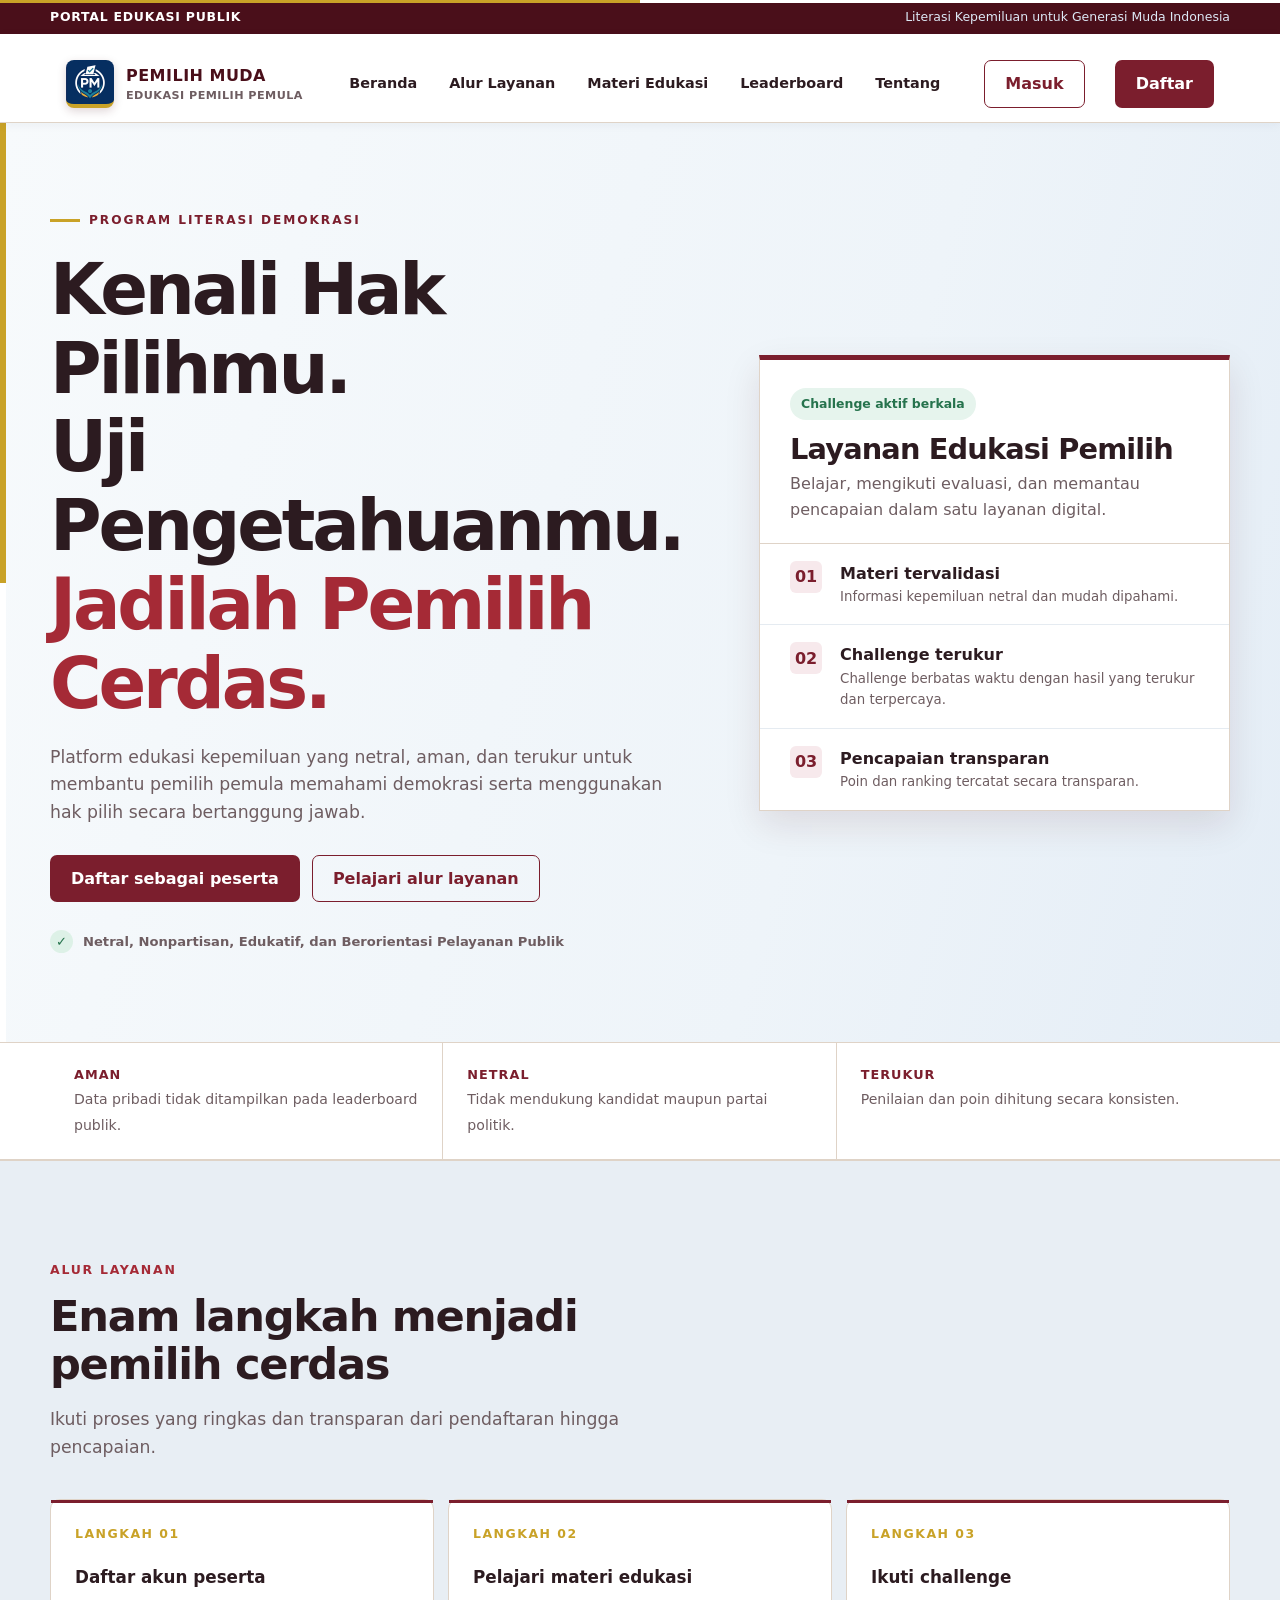
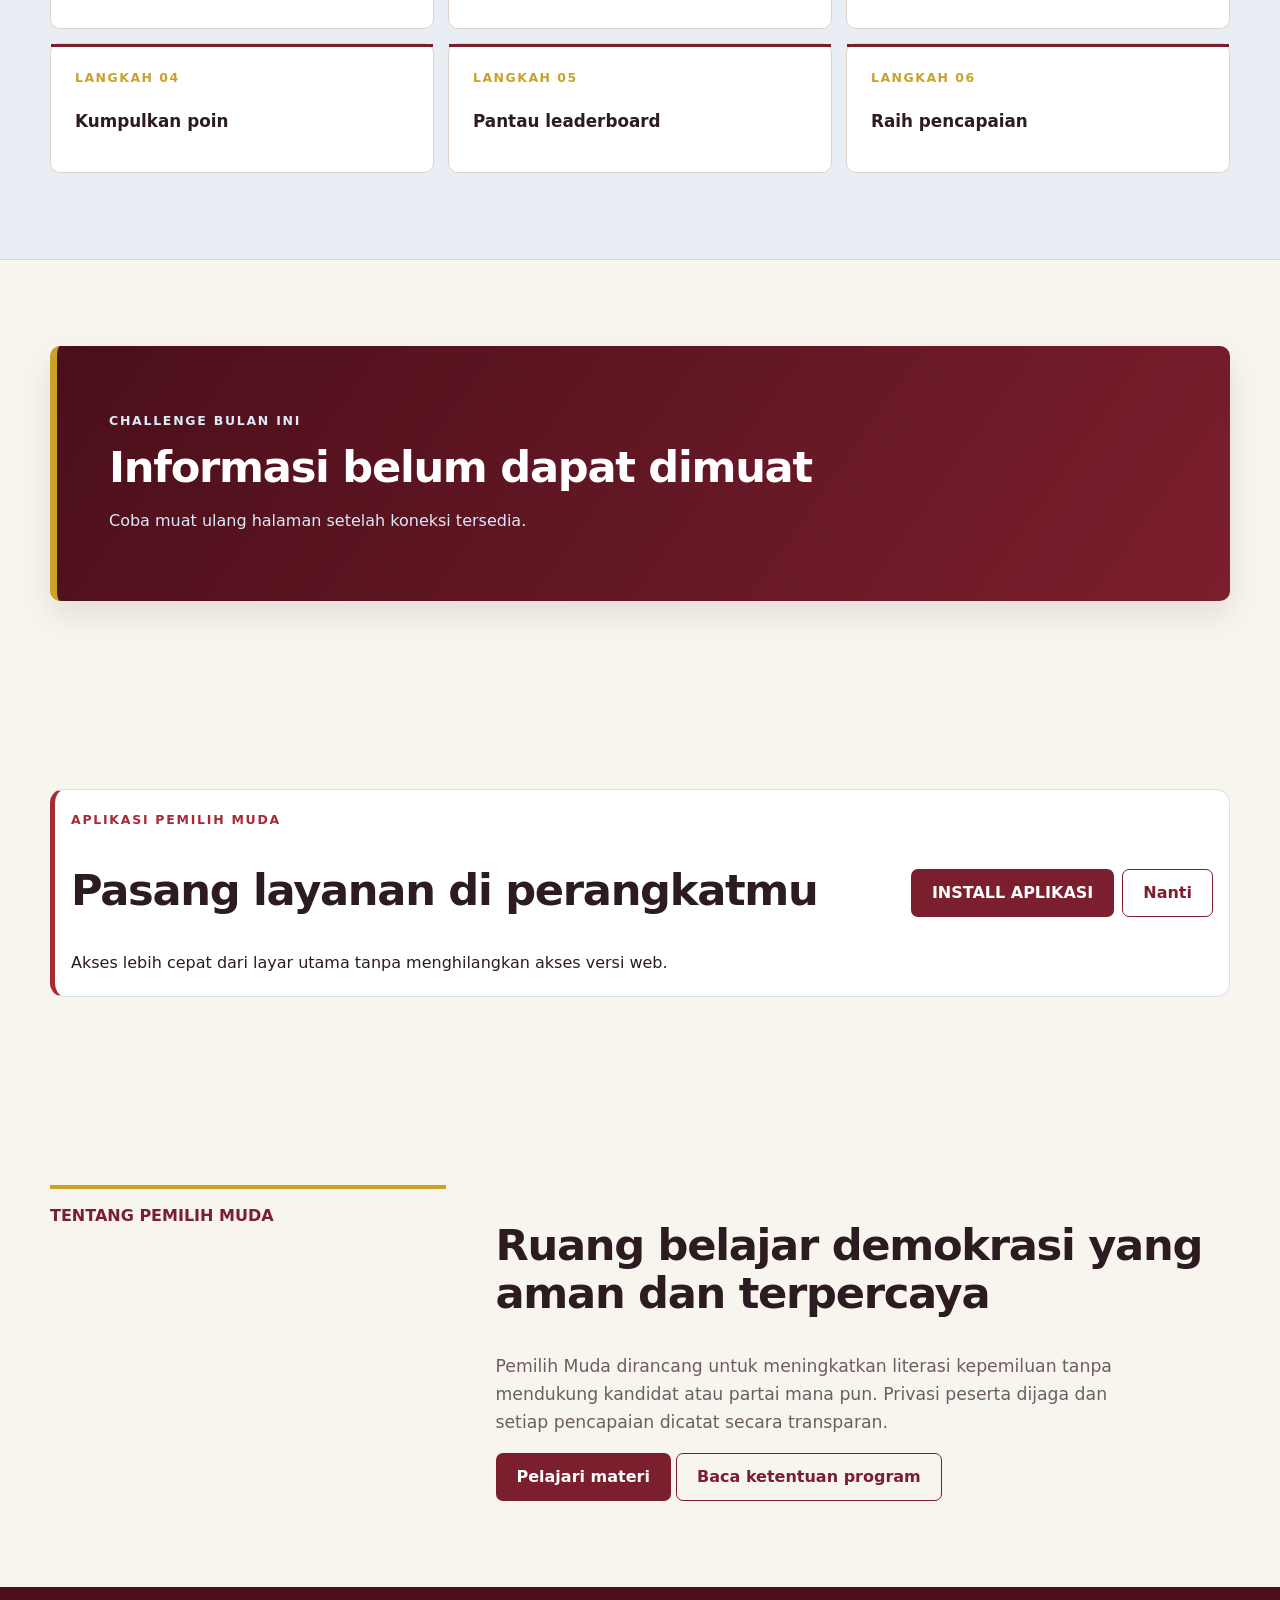
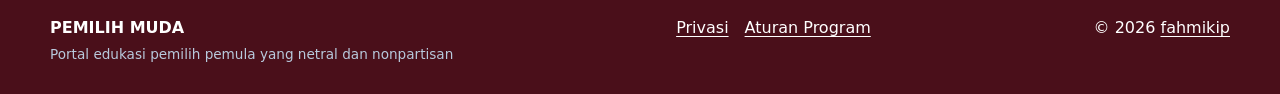
<file: index.html>
<!doctype html>
<html lang="id"><head><meta charset="utf-8"><meta name="viewport" content="width=device-width,initial-scale=1,viewport-fit=cover"><meta name="theme-color" content="#7b1e2d"><meta name="description" content="Platform edukasi dan kuis pemilih pemula yang netral dan nonpartisan."><title>Pemilih Muda — Portal Edukasi Pemilih</title><link rel="stylesheet" href="css/variables.css?v=1.0.0"><link rel="stylesheet" href="css/base.css?v=1.0.0"><link rel="stylesheet" href="css/components.css?v=1.0.0"><link rel="stylesheet" href="css/landing.css?v=1.0.0"><link rel="stylesheet" href="css/responsive.css?v=1.0.0"><link rel="icon" href="icons/icon-192.png" type="image/png"><link rel="manifest" href="manifest.webmanifest"><link rel="apple-touch-icon" href="icons/apple-touch-icon.png"><meta name="apple-mobile-web-app-capable" content="yes"><meta name="apple-mobile-web-app-status-bar-style" content="black-translucent"></head>
<body data-page="landing"><a class="skip-link" href="#main">Lewati ke konten</a>
<div class="institution-strip"><div class="container"><strong>PORTAL EDUKASI PUBLIK</strong><span>Literasi Kepemiluan untuk Generasi Muda Indonesia</span></div></div>
<div class="site-header-wrap"><header class="site-header container"><a class="brand" href="./" aria-label="Pemilih Muda, beranda"><span class="brand-mark">PM</span><span class="brand-copy">PEMILIH MUDA<small>EDUKASI PEMILIH PEMULA</small></span></a><button class="nav-toggle" type="button" aria-expanded="false" aria-controls="primary-nav">Menu</button><nav id="primary-nav" class="primary-nav" aria-label="Navigasi utama"><a href="#beranda">Beranda</a><a href="#cara-bermain">Alur Layanan</a><a href="materials.html">Materi Edukasi</a><a href="leaderboard.html">Leaderboard</a><a href="#tentang">Tentang</a><a class="mobile-nav-cta" href="login.html">Masuk</a><a class="mobile-nav-cta" href="register.html">Daftar</a></nav><a class="button button-secondary header-cta mobile-login" href="login.html">Masuk</a><a class="button button-primary header-cta" href="register.html">Daftar</a></header></div>
<main id="main"><div class="container"><p data-registration-status class="form-message" role="status" hidden></p></div>
<div class="hero-shell"><section id="beranda" class="hero container"><div class="hero-copy-block"><p class="hero-kicker">PROGRAM LITERASI DEMOKRASI</p><h1>Kenali Hak Pilihmu.<br>Uji Pengetahuanmu.<br><span>Jadilah Pemilih Cerdas.</span></h1><p class="hero-copy">Platform edukasi kepemiluan yang netral, aman, dan terukur untuk membantu pemilih pemula memahami demokrasi serta menggunakan hak pilih secara bertanggung jawab.</p><div class="hero-actions"><a class="button button-primary" href="register.html">Daftar sebagai peserta</a><a class="button button-secondary" href="#cara-bermain">Pelajari alur layanan</a></div><p class="neutrality">Netral, Nonpartisan, Edukatif, dan Berorientasi Pelayanan Publik</p></div>
<aside class="service-panel" aria-label="Ringkasan layanan"><div class="service-panel-head"><span class="status-badge">Challenge aktif berkala</span><h2>Layanan Edukasi Pemilih</h2><p>Belajar, mengikuti evaluasi, dan memantau pencapaian dalam satu layanan digital.</p></div><ul class="service-features"><li><b>01</b><span>Materi tervalidasi<small>Informasi kepemiluan netral dan mudah dipahami.</small></span></li><li><b>02</b><span>Challenge terukur<small>Challenge berbatas waktu dengan hasil yang terukur dan terpercaya.</small></span></li><li><b>03</b><span>Pencapaian transparan<small>Poin dan ranking tercatat secara transparan.</small></span></li></ul></aside></section></div>
<section class="trust-row" aria-label="Prinsip layanan"><div class="container trust-grid"><div class="trust-item"><strong>AMAN</strong><span>Data pribadi tidak ditampilkan pada leaderboard publik.</span></div><div class="trust-item"><strong>NETRAL</strong><span>Tidak mendukung kandidat maupun partai politik.</span></div><div class="trust-item"><strong>TERUKUR</strong><span>Penilaian dan poin dihitung secara konsisten.</span></div></div></section>
<section id="cara-bermain" class="section section-muted"><div class="container"><div class="section-heading"><p class="eyebrow">ALUR LAYANAN</p><h2>Enam langkah menjadi pemilih cerdas</h2><p class="section-copy">Ikuti proses yang ringkas dan transparan dari pendaftaran hingga pencapaian.</p></div><ol class="steps"><li><b>LANGKAH 01</b><span>Daftar akun peserta</span></li><li><b>LANGKAH 02</b><span>Pelajari materi edukasi</span></li><li><b>LANGKAH 03</b><span>Ikuti challenge</span></li><li><b>LANGKAH 04</b><span>Kumpulkan poin</span></li><li><b>LANGKAH 05</b><span>Pantau leaderboard</span></li><li><b>LANGKAH 06</b><span>Raih pencapaian</span></li></ol></div></section>
<section class="section container"><div class="public-season" data-public-season><p class="eyebrow">CHALLENGE BULAN INI</p><h2>Memuat season aktif…</h2><p class="muted">Menyiapkan informasi terbaru…</p></div></section>
<section class="section container" data-install-center><div class="pwa-install-card"><div><p class="eyebrow">APLIKASI PEMILIH MUDA</p><h2>Pasang layanan di perangkatmu</h2><p>Akses lebih cepat dari layar utama tanpa menghilangkan akses versi web.</p></div><div class="pwa-install-actions"><button class="button button-primary" type="button" data-install-app hidden>Install App</button><button class="button button-ghost" type="button" data-install-dismiss>Nanti</button></div></div></section>
<section id="tentang" class="section container about-panel"><div class="about-label">TENTANG PEMILIH MUDA</div><div><h2>Ruang belajar demokrasi yang aman dan terpercaya</h2><p class="section-copy">Pemilih Muda dirancang untuk meningkatkan literasi kepemiluan tanpa mendukung kandidat atau partai mana pun. Privasi peserta dijaga dan setiap pencapaian dicatat secara transparan.</p><a class="button button-primary" href="materials.html">Pelajari materi</a> <a class="button button-secondary" href="rules.html">Baca ketentuan program</a></div></section></main>
<dialog class="ios-install-dialog" id="ios-install-dialog"><h2>Pasang di iPhone atau iPad</h2><ol><li>Tekan tombol Bagikan / Share.</li><li>Pilih Tambah ke Layar Utama.</li><li>Aktifkan Buka sebagai Aplikasi Web jika tersedia.</li><li>Tekan Tambah.</li></ol><button class="button button-primary" type="button" onclick="this.closest('dialog').close()">Mengerti</button></dialog>
<footer><div class="container footer-content"><div><strong>PEMILIH MUDA</strong><span class="footer-meta">Portal edukasi pemilih pemula yang netral dan nonpartisan</span></div><span class="footer-links"><a href="rules.html#privacy">Privasi</a><a href="rules.html">Aturan Program</a></span><span>© <span data-current-year></span> <a href="https://github.com/fahmikip" target="_blank" rel="noopener noreferrer">fahmikip</a></span></div></footer><script src="js/config.js?v=1.0.0"></script><script src="js/utils.js?v=1.0.0"></script><script src="js/api.js?v=1.0.0"></script><script src="js/app.js?v=1.0.0"></script><script src="js/install.js?v=1.0.0"></script></body></html>
</file>
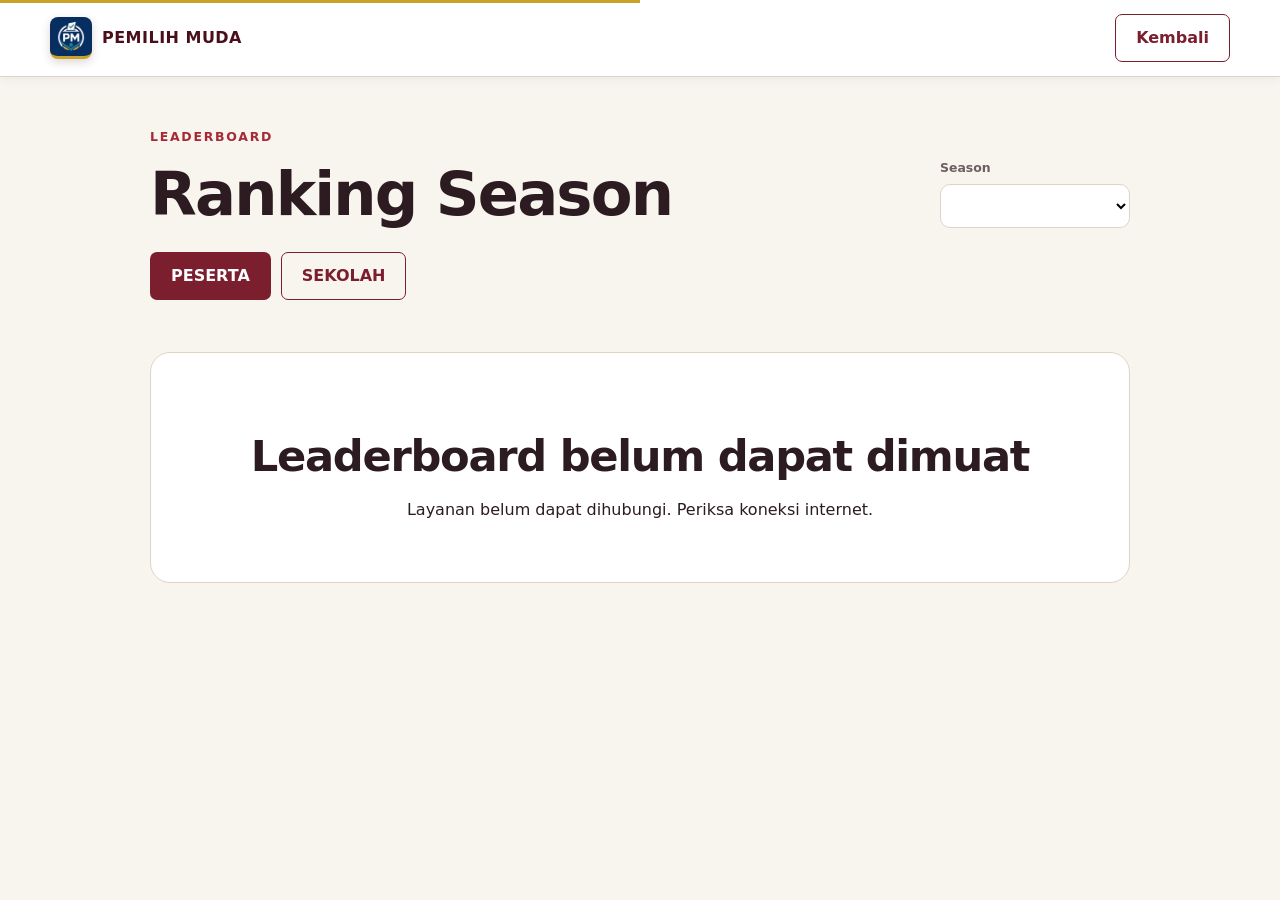
<file: leaderboard.html>
<!doctype html><html lang="id"><head><meta charset="utf-8"><meta name="viewport" content="width=device-width,initial-scale=1,viewport-fit=cover"><meta name="theme-color" content="#7b1e2d"><title>Leaderboard — Pemilih Muda</title><link rel="stylesheet" href="css/variables.css"><link rel="stylesheet" href="css/base.css"><link rel="stylesheet" href="css/components.css"><link rel="stylesheet" href="css/student.css?v=1.0.0"><link rel="stylesheet" href="css/responsive.css"><link rel="icon" href="icons/icon-192.png" type="image/png"><link rel="manifest" href="manifest.webmanifest"><link rel="apple-touch-icon" href="icons/apple-touch-icon.png"><meta name="apple-mobile-web-app-capable" content="yes"><meta name="apple-mobile-web-app-status-bar-style" content="black-translucent"></head>
<body data-page="leaderboard"><header class="dashboard-header"><div class="container dashboard-bar"><a class="brand" href="./"><span class="brand-mark">PM</span><span>PEMILIH MUDA</span></a><a class="button button-ghost" data-leaderboard-home href="./">Kembali</a></div></header>
<main class="container leaderboard-main"><div class="leaderboard-heading"><div><p class="eyebrow">LEADERBOARD</p><h1 data-leaderboard-season>Ranking Season</h1></div><label class="season-filter">Season<select data-season-filter aria-label="Pilih season"></select></label></div>
<section class="my-rank-card" data-my-rank-card hidden><span>RANKING KAMU</span><strong data-my-rank-value>—</strong><b data-my-rank-point>0 POIN</b><small data-my-rank-total>Dari 0 peserta</small></section>
<div class="leaderboard-tabs"><button class="button button-primary" data-board-tab="participant" type="button">PESERTA</button><button class="button button-ghost" data-board-tab="school" type="button">SEKOLAH</button></div>
<section data-board-loading class="skeleton-card">Menyiapkan ranking…</section><section data-board-content hidden><div class="podium" data-podium></div><div class="ranking-list" data-ranking-list></div><div class="leaderboard-empty" data-leaderboard-empty hidden><h2>Leaderboard belum tersedia</h2><p>Jadilah peserta pertama yang menyelesaikan challenge.</p></div></section></main>
<script src="js/config.js?v=1.0.0"></script><script src="js/utils.js?v=1.0.0"></script><script src="js/api.js?v=1.0.0"></script><script src="js/auth.js?v=1.0.0"></script><script src="js/leaderboard.js?v=1.0.0"></script><script src="js/bottom-nav.js?v=1.0.0"></script><script src="js/install.js?v=1.0.0"></script></body></html>
</file>
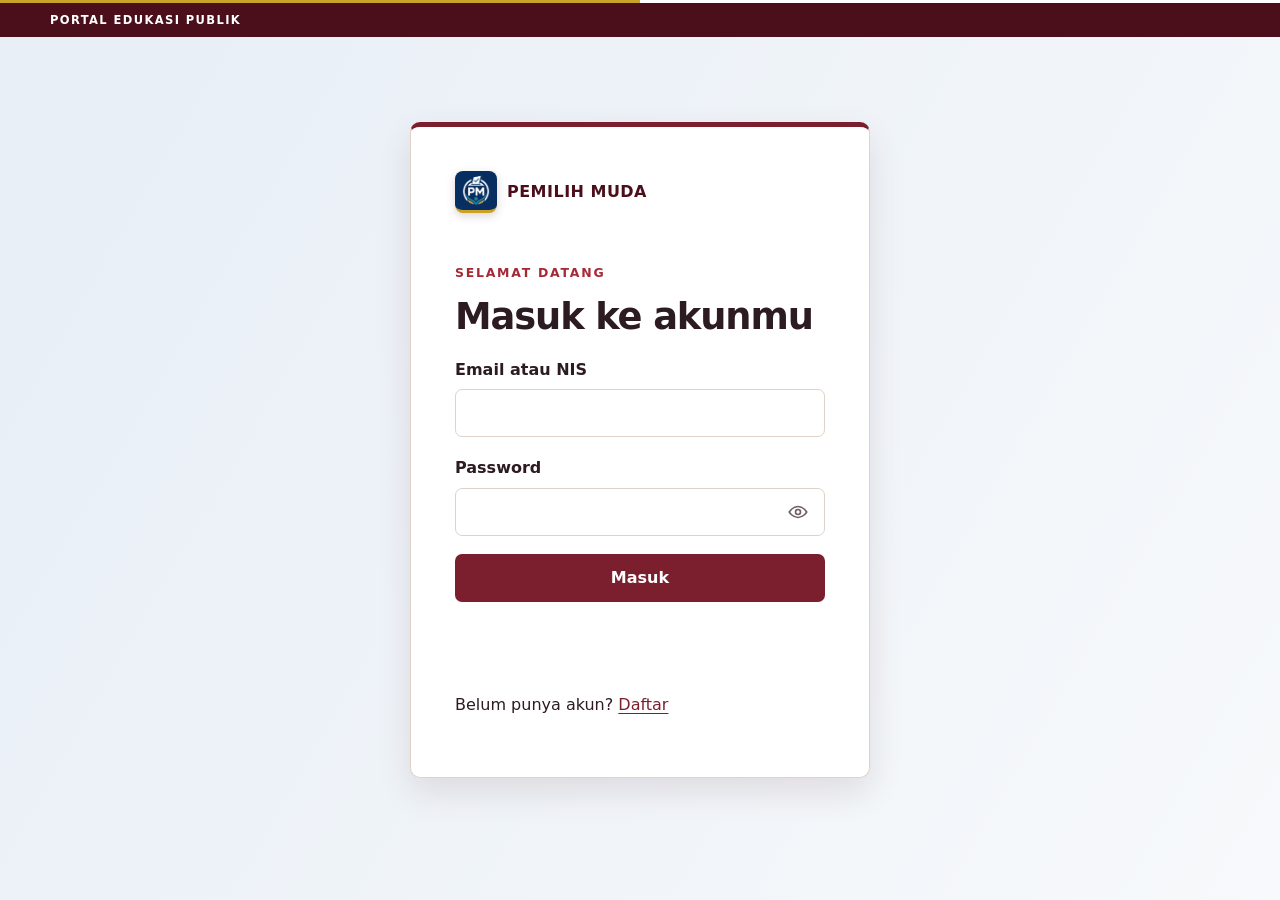
<file: login.html>
<!doctype html><html lang="id"><head><meta charset="utf-8"><meta name="viewport" content="width=device-width,initial-scale=1,viewport-fit=cover"><meta name="theme-color" content="#7b1e2d"><title>Masuk — Pemilih Muda</title><link rel="stylesheet" href="css/variables.css?v=1.0.0"><link rel="stylesheet" href="css/base.css?v=1.0.0"><link rel="stylesheet" href="css/components.css?v=1.0.0"><link rel="stylesheet" href="css/student.css?v=1.0.0"><link rel="stylesheet" href="css/responsive.css?v=1.0.0"><link rel="icon" href="icons/icon-192.png" type="image/png"><link rel="manifest" href="manifest.webmanifest"><link rel="apple-touch-icon" href="icons/apple-touch-icon.png"><meta name="apple-mobile-web-app-capable" content="yes"><meta name="apple-mobile-web-app-status-bar-style" content="black-translucent"></head><body data-page="login"><main class="auth-layout"><section class="auth-card"><a class="brand" href="./"><span class="brand-mark">PM</span><span>PEMILIH MUDA</span></a><p class="eyebrow">SELAMAT DATANG</p><h1>Masuk ke akunmu</h1><form id="login-form" class="form-stack"><label>Email atau NIS<input name="identifier" autocomplete="username" required></label><label>Password<span class="password-control"><input id="login-password" type="password" name="password" autocomplete="current-password" minlength="8" required><button class="password-toggle" type="button" data-password-toggle aria-label="Tampilkan password" aria-controls="login-password" aria-pressed="false"><svg class="eye-open" viewBox="0 0 24 24" aria-hidden="true"><path d="M2.5 12s3.5-6 9.5-6 9.5 6 9.5 6-3.5 6-9.5 6-9.5-6-9.5-6Z"/><circle cx="12" cy="12" r="2.7"/></svg><svg class="eye-closed" viewBox="0 0 24 24" aria-hidden="true" hidden><path d="m3 3 18 18M10.6 6.1Q11.3 6 12 6c6 0 9.5 6 9.5 6a18 18 0 0 1-3 3.6M6.2 6.3C3.8 8 2.5 12 2.5 12s3.5 6 9.5 6q1.4 0 2.6-.4"/></svg></button></span></label><button class="button button-primary" type="submit">Masuk</button><p class="form-message" role="status" aria-live="polite"></p></form><p>Belum punya akun? <a href="register.html">Daftar</a></p></section></main><script src="js/config.js?v=1.0.0"></script><script src="js/utils.js?v=1.0.0"></script><script src="js/api.js?v=1.0.0"></script><script src="js/auth.js?v=1.0.0"></script><script src="js/install.js?v=1.0.0"></script></body></html>
</file>
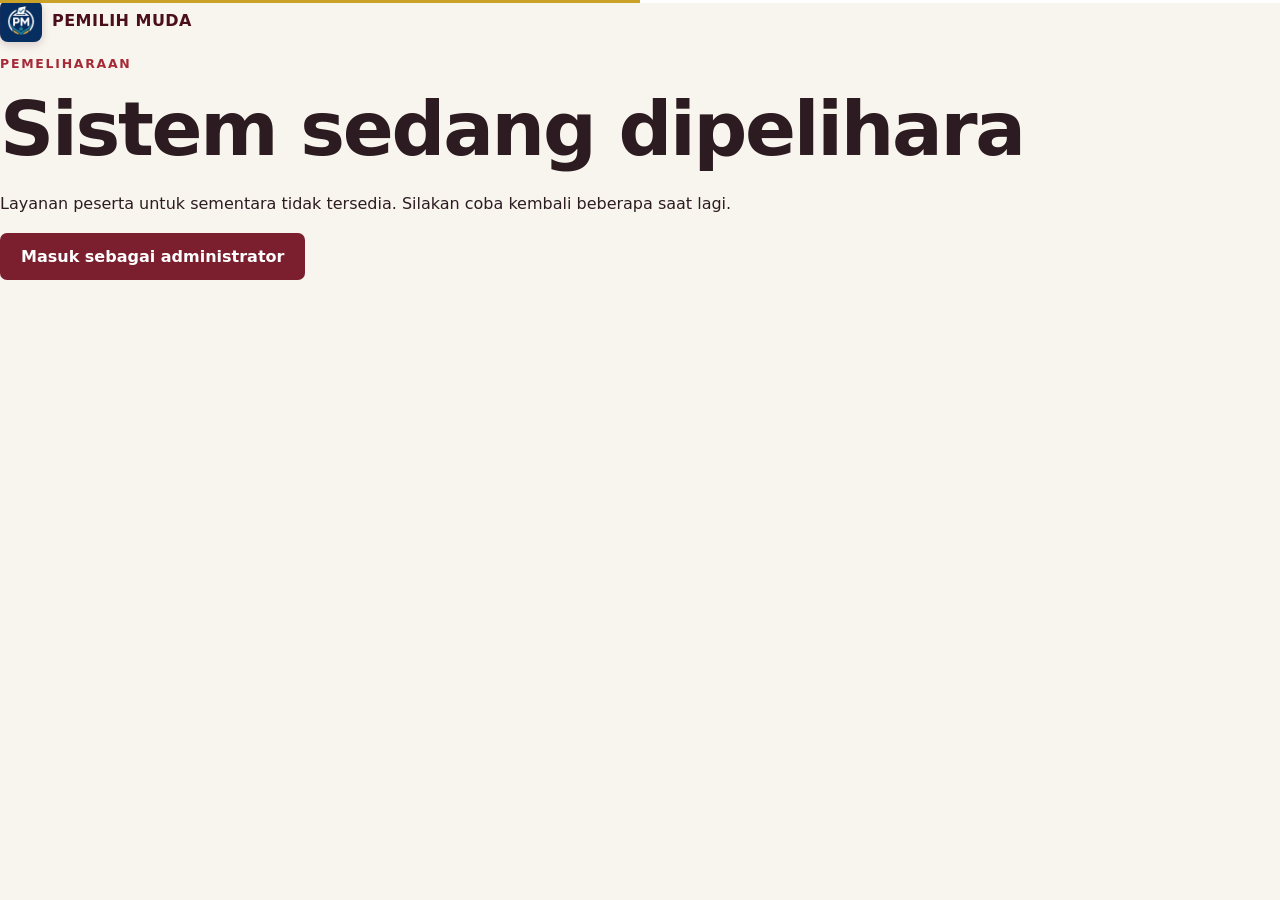
<file: maintenance.html>
<!doctype html><html lang="id"><head><meta charset="utf-8"><meta name="viewport" content="width=device-width,initial-scale=1"><meta name="theme-color" content="#7b1e2d"><title>Pemeliharaan — Pemilih Muda</title><link rel="stylesheet" href="css/variables.css"><link rel="stylesheet" href="css/base.css"><link rel="stylesheet" href="css/components.css"><link rel="icon" href="icons/icon-192.png" type="image/png"><link rel="manifest" href="manifest.webmanifest"><link rel="apple-touch-icon" href="icons/apple-touch-icon.png"><meta name="apple-mobile-web-app-capable" content="yes"><meta name="apple-mobile-web-app-status-bar-style" content="black-translucent"></head><body data-page="maintenance"><main class="auth-shell"><section class="auth-card"><a class="brand" href="index.html"><span class="brand-mark">PM</span><span>PEMILIH MUDA</span></a><p class="eyebrow">PEMELIHARAAN</p><h1>Sistem sedang dipelihara</h1><p>Layanan peserta untuk sementara tidak tersedia. Silakan coba kembali beberapa saat lagi.</p><a class="button button-primary" href="login.html">Masuk sebagai administrator</a></section></main><script src="js/config.js"></script><script src="js/utils.js"></script><script src="js/api.js"></script><script src="js/auth.js"></script><script src="js/install.js?v=1.0.0"></script></body></html>
</file>
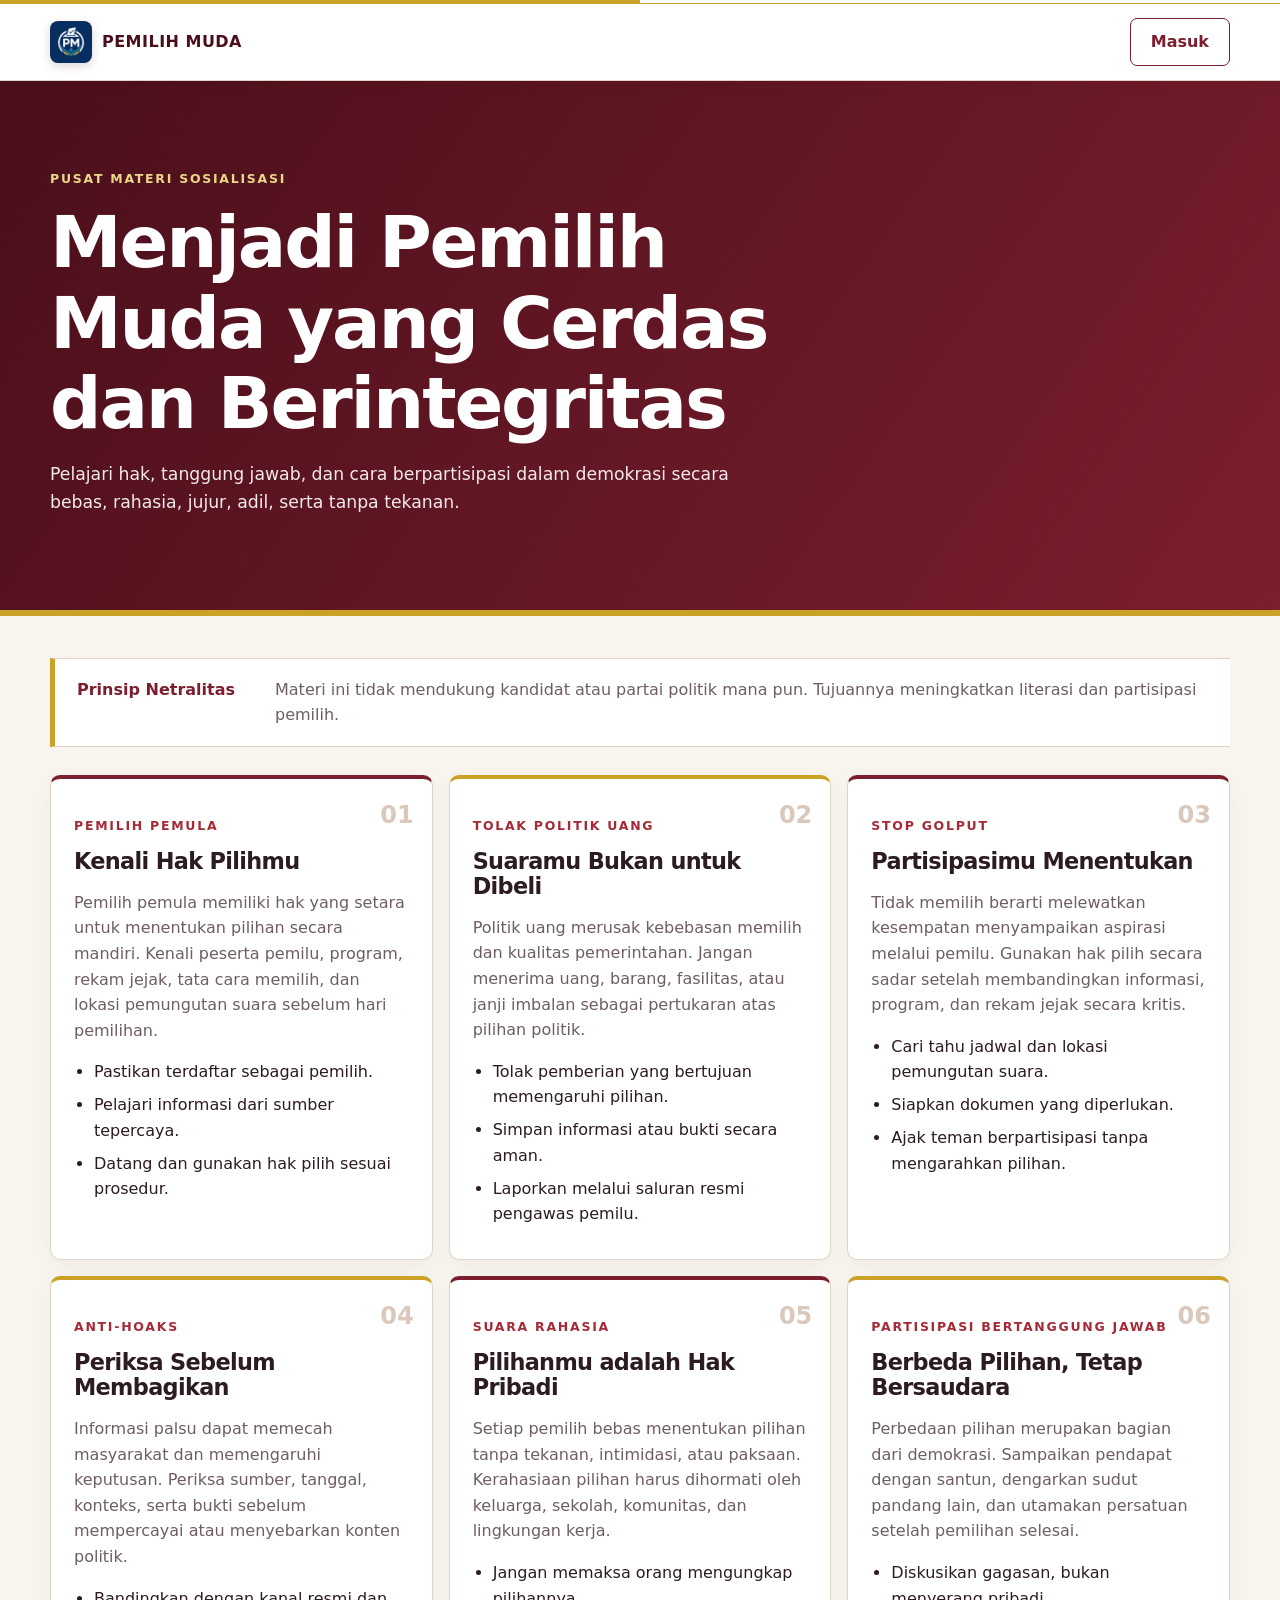
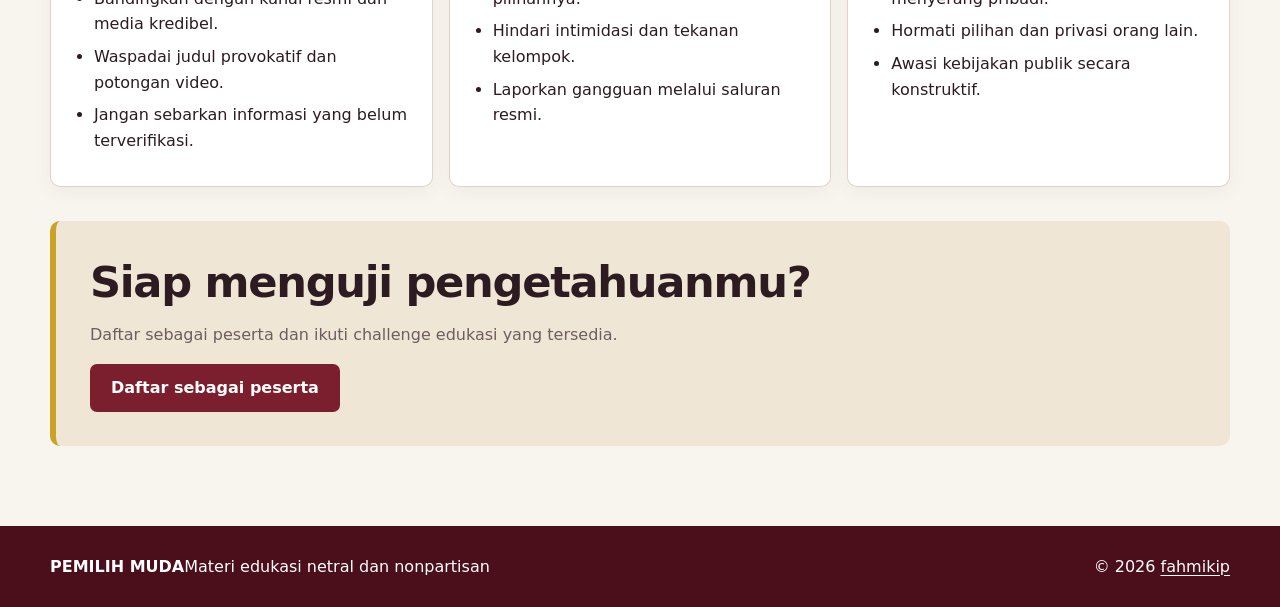
<file: materials.html>
<!doctype html><html lang="id"><head><meta charset="utf-8"><meta name="viewport" content="width=device-width,initial-scale=1,viewport-fit=cover"><meta name="theme-color" content="#7b1e2d"><meta name="description" content="Materi sosialisasi pemilih pemula yang netral dan nonpartisan."><title>Materi Edukasi — Pemilih Muda</title><link rel="stylesheet" href="css/variables.css?v=1.0.0"><link rel="stylesheet" href="css/base.css?v=1.0.0"><link rel="stylesheet" href="css/components.css?v=1.0.0"><link rel="stylesheet" href="css/materials.css?v=1.0.0"><link rel="icon" href="icons/icon-192.png" type="image/png"><link rel="manifest" href="manifest.webmanifest"><link rel="apple-touch-icon" href="icons/apple-touch-icon.png"></head><body data-page="materials"><header class="materials-header"><div class="container materials-bar"><a class="brand" href="./"><span class="brand-mark">PM</span><span>PEMILIH MUDA</span></a><a class="button button-secondary" href="login.html">Masuk</a></div></header><main><section class="materials-hero"><div class="container"><p class="eyebrow">PUSAT MATERI SOSIALISASI</p><h1>Menjadi Pemilih Muda yang Cerdas dan Berintegritas</h1><p>Pelajari hak, tanggung jawab, dan cara berpartisipasi dalam demokrasi secara bebas, rahasia, jujur, adil, serta tanpa tekanan.</p></div></section><section class="container materials-main"><div class="materials-notice"><strong>Prinsip Netralitas</strong><p>Materi ini tidak mendukung kandidat atau partai politik mana pun. Tujuannya meningkatkan literasi dan partisipasi pemilih.</p></div><div id="published-materials" class="materials-grid" aria-live="polite"></div><section class="materials-grid core-materials" aria-label="Materi utama">
<article class="material-card"><span class="material-number">01</span><p class="eyebrow">PEMILIH PEMULA</p><h2>Kenali Hak Pilihmu</h2><p>Pemilih pemula memiliki hak yang setara untuk menentukan pilihan secara mandiri. Kenali peserta pemilu, program, rekam jejak, tata cara memilih, dan lokasi pemungutan suara sebelum hari pemilihan.</p><ul><li>Pastikan terdaftar sebagai pemilih.</li><li>Pelajari informasi dari sumber tepercaya.</li><li>Datang dan gunakan hak pilih sesuai prosedur.</li></ul></article>
<article class="material-card"><span class="material-number">02</span><p class="eyebrow">TOLAK POLITIK UANG</p><h2>Suaramu Bukan untuk Dibeli</h2><p>Politik uang merusak kebebasan memilih dan kualitas pemerintahan. Jangan menerima uang, barang, fasilitas, atau janji imbalan sebagai pertukaran atas pilihan politik.</p><ul><li>Tolak pemberian yang bertujuan memengaruhi pilihan.</li><li>Simpan informasi atau bukti secara aman.</li><li>Laporkan melalui saluran resmi pengawas pemilu.</li></ul></article>
<article class="material-card"><span class="material-number">03</span><p class="eyebrow">STOP GOLPUT</p><h2>Partisipasimu Menentukan</h2><p>Tidak memilih berarti melewatkan kesempatan menyampaikan aspirasi melalui pemilu. Gunakan hak pilih secara sadar setelah membandingkan informasi, program, dan rekam jejak secara kritis.</p><ul><li>Cari tahu jadwal dan lokasi pemungutan suara.</li><li>Siapkan dokumen yang diperlukan.</li><li>Ajak teman berpartisipasi tanpa mengarahkan pilihan.</li></ul></article>
<article class="material-card"><span class="material-number">04</span><p class="eyebrow">ANTI-HOAKS</p><h2>Periksa Sebelum Membagikan</h2><p>Informasi palsu dapat memecah masyarakat dan memengaruhi keputusan. Periksa sumber, tanggal, konteks, serta bukti sebelum mempercayai atau menyebarkan konten politik.</p><ul><li>Bandingkan dengan kanal resmi dan media kredibel.</li><li>Waspadai judul provokatif dan potongan video.</li><li>Jangan sebarkan informasi yang belum terverifikasi.</li></ul></article>
<article class="material-card"><span class="material-number">05</span><p class="eyebrow">SUARA RAHASIA</p><h2>Pilihanmu adalah Hak Pribadi</h2><p>Setiap pemilih bebas menentukan pilihan tanpa tekanan, intimidasi, atau paksaan. Kerahasiaan pilihan harus dihormati oleh keluarga, sekolah, komunitas, dan lingkungan kerja.</p><ul><li>Jangan memaksa orang mengungkap pilihannya.</li><li>Hindari intimidasi dan tekanan kelompok.</li><li>Laporkan gangguan melalui saluran resmi.</li></ul></article>
<article class="material-card"><span class="material-number">06</span><p class="eyebrow">PARTISIPASI BERTANGGUNG JAWAB</p><h2>Berbeda Pilihan, Tetap Bersaudara</h2><p>Perbedaan pilihan merupakan bagian dari demokrasi. Sampaikan pendapat dengan santun, dengarkan sudut pandang lain, dan utamakan persatuan setelah pemilihan selesai.</p><ul><li>Diskusikan gagasan, bukan menyerang pribadi.</li><li>Hormati pilihan dan privasi orang lain.</li><li>Awasi kebijakan publik secara konstruktif.</li></ul></article>
</section><div class="materials-cta"><h2>Siap menguji pengetahuanmu?</h2><p>Daftar sebagai peserta dan ikuti challenge edukasi yang tersedia.</p><a class="button button-primary" href="register.html">Daftar sebagai peserta</a></div></section></main><footer><div class="container footer-content"><div><strong>PEMILIH MUDA</strong><span>Materi edukasi netral dan nonpartisan</span></div><span>© 2026 <a href="https://github.com/fahmikip" target="_blank" rel="noopener noreferrer">fahmikip</a></span></div></footer><script src="js/config.js?v=1.0.0"></script><script src="js/utils.js?v=1.0.0"></script><script src="js/api.js?v=1.0.0"></script><script src="js/materials.js?v=1.0.0"></script><script src="js/install.js?v=1.0.0"></script></body></html>
</file>
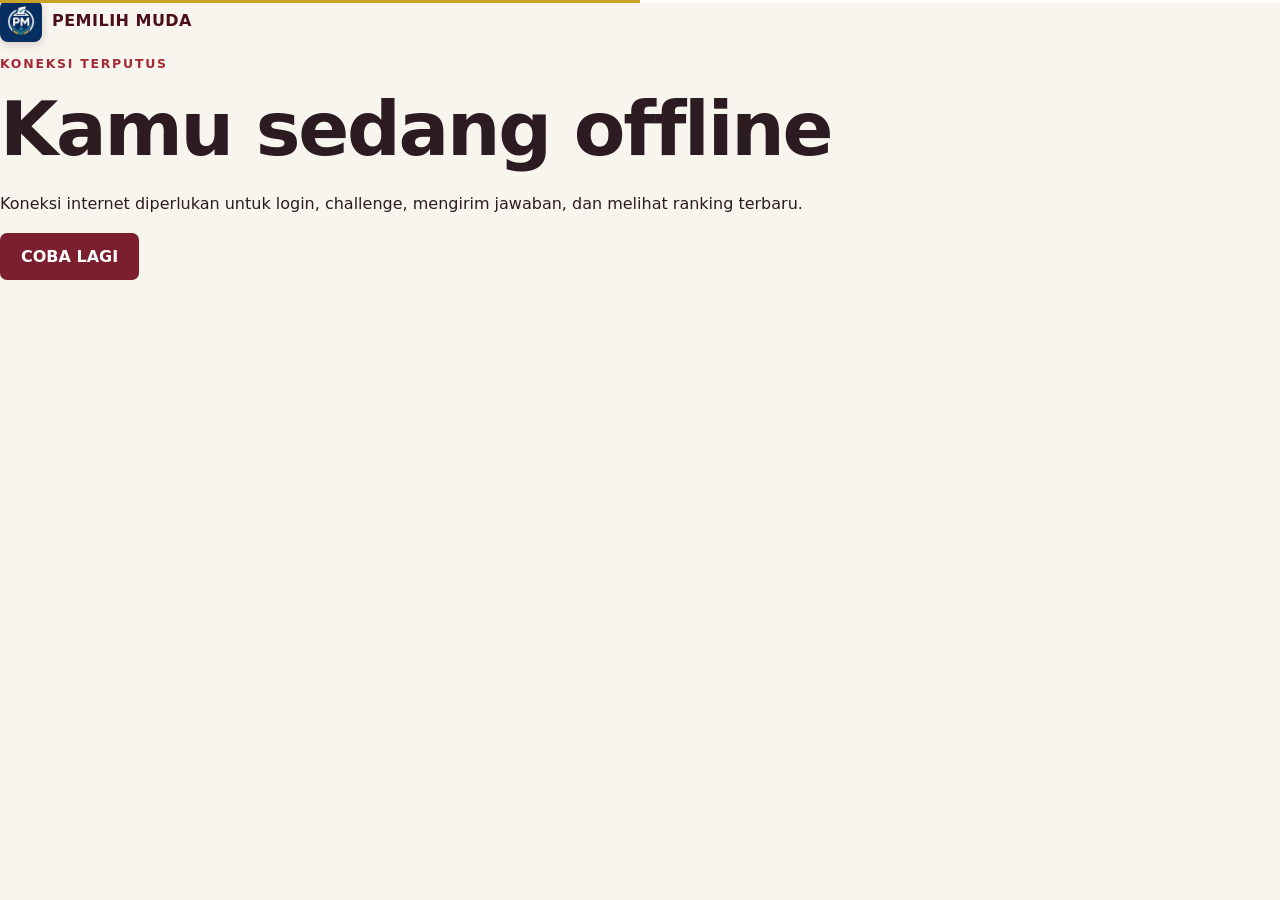
<file: offline.html>
<!doctype html><html lang="id"><head><meta charset="utf-8"><meta name="viewport" content="width=device-width,initial-scale=1,viewport-fit=cover"><meta name="theme-color" content="#7b1e2d"><title>Offline — Pemilih Muda</title><link rel="icon" href="icons/icon-192.png" type="image/png"><link rel="manifest" href="manifest.webmanifest"><link rel="apple-touch-icon" href="icons/apple-touch-icon.png"><link rel="stylesheet" href="css/variables.css"><link rel="stylesheet" href="css/base.css"><link rel="stylesheet" href="css/components.css"></head><body data-page="offline"><main class="auth-shell"><section class="auth-card"><a class="brand" href="./"><span class="brand-mark">PM</span><span>PEMILIH MUDA</span></a><p class="eyebrow">KONEKSI TERPUTUS</p><h1>Kamu sedang offline</h1><p>Koneksi internet diperlukan untuk login, challenge, mengirim jawaban, dan melihat ranking terbaru.</p><button class="button button-primary" type="button" onclick="location.reload()">COBA LAGI</button></section></main></body></html>
</file>
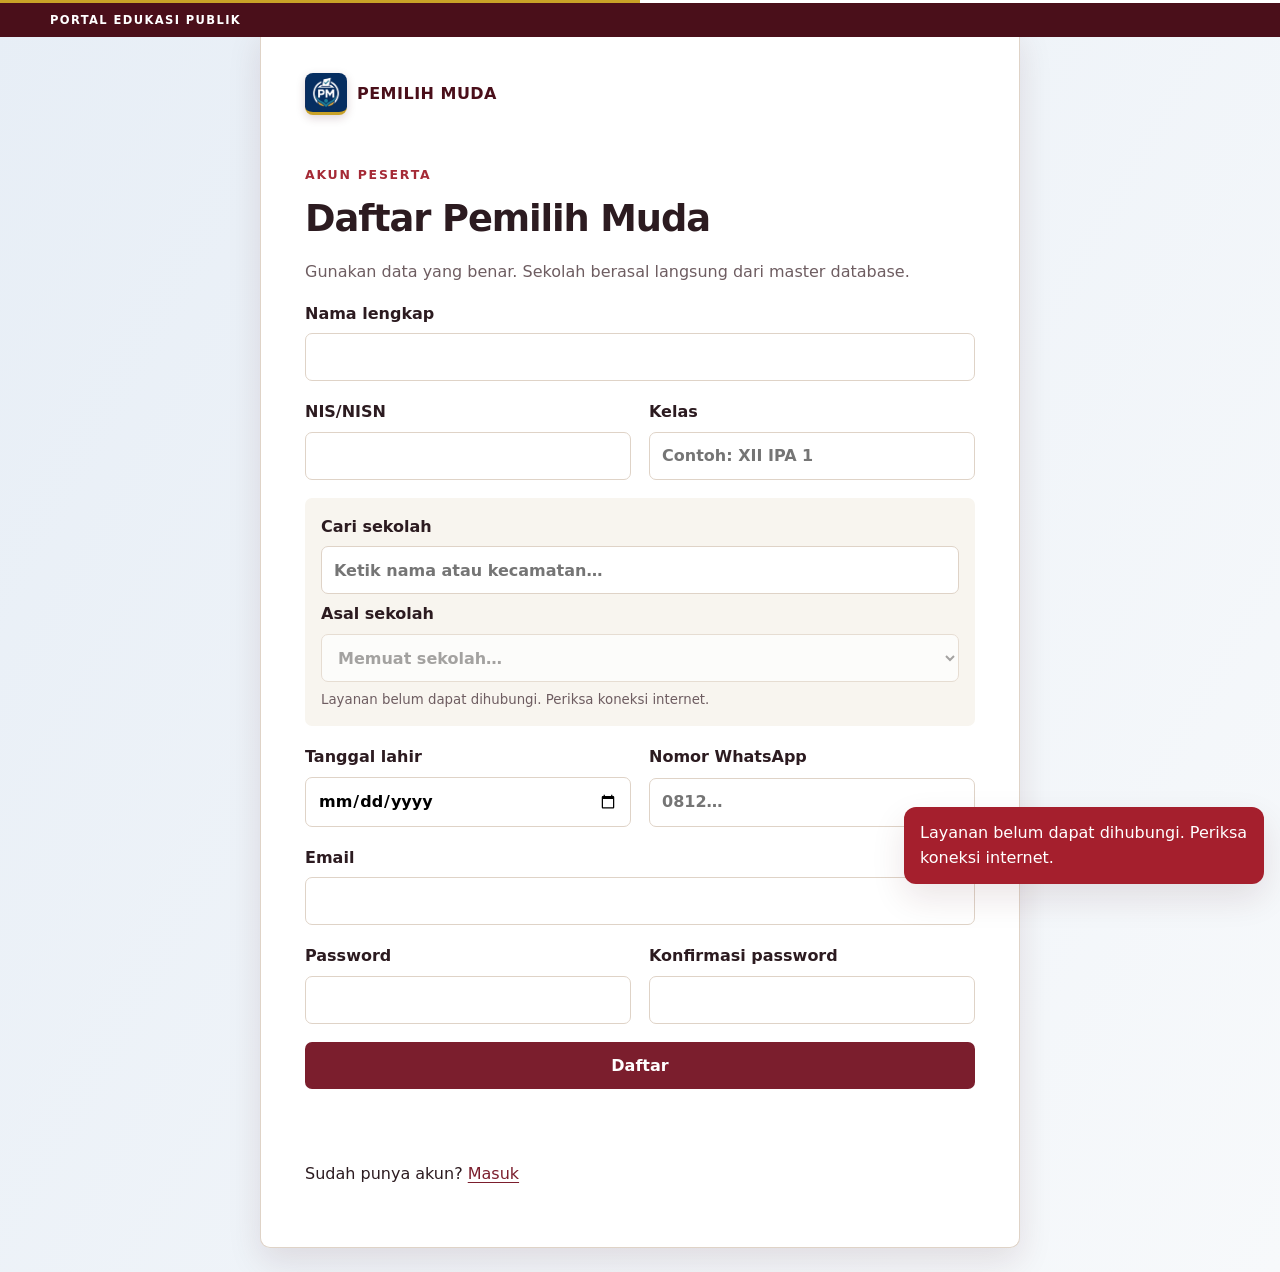
<file: register.html>
<!doctype html>
<html lang="id"><head><meta charset="utf-8"><meta name="viewport" content="width=device-width,initial-scale=1,viewport-fit=cover"><meta name="theme-color" content="#7b1e2d"><title>Daftar — Pemilih Muda</title><link rel="stylesheet" href="css/variables.css"><link rel="stylesheet" href="css/base.css"><link rel="stylesheet" href="css/components.css"><link rel="stylesheet" href="css/student.css"><link rel="stylesheet" href="css/responsive.css"><link rel="icon" href="icons/icon-192.png" type="image/png"><link rel="manifest" href="manifest.webmanifest"><link rel="apple-touch-icon" href="icons/apple-touch-icon.png"><meta name="apple-mobile-web-app-capable" content="yes"><meta name="apple-mobile-web-app-status-bar-style" content="black-translucent"></head>
<body data-page="register"><main class="auth-layout"><section class="auth-card auth-card-wide"><a class="brand" href="./"><span class="brand-mark">PM</span><span>PEMILIH MUDA</span></a><p class="eyebrow">AKUN PESERTA</p><h1>Daftar Pemilih Muda</h1><p class="muted">Gunakan data yang benar. Sekolah berasal langsung dari master database.</p>
<p data-registration-status class="form-message" role="status" hidden></p><form id="register-form" class="form-grid">
  <label class="field-wide">Nama lengkap<input name="name" autocomplete="name" maxlength="120" required></label>
  <label>NIS/NISN<input name="nis" inputmode="numeric" pattern="[0-9]{5,20}" maxlength="20" required></label>
  <label>Kelas<input name="class" maxlength="40" placeholder="Contoh: XII IPA 1" required></label>
  <div class="field-wide school-picker"><label for="school-search">Cari sekolah</label><input id="school-search" type="search" placeholder="Ketik nama atau kecamatan…" disabled><label for="schoolId">Asal sekolah</label><select id="schoolId" name="schoolId" required disabled><option value="">Memuat sekolah…</option></select><small id="school-state" role="status" aria-live="polite">Memuat daftar sekolah…</small></div>
  <label>Tanggal lahir<input type="date" name="birthDate" autocomplete="bday" required></label>
  <label>Nomor WhatsApp<input name="whatsapp" type="tel" autocomplete="tel" maxlength="24" placeholder="0812…" required></label>
  <label class="field-wide">Email<input name="email" type="email" autocomplete="email" maxlength="160" required></label>
  <label>Password<input name="password" type="password" autocomplete="new-password" minlength="8" maxlength="128" required></label>
  <label>Konfirmasi password<input name="passwordConfirmation" type="password" autocomplete="new-password" minlength="8" maxlength="128" required></label>
  <div class="field-wide"><button class="button button-primary button-block" type="submit">Daftar</button><p class="form-message" role="status" aria-live="polite"></p></div>
</form><p>Sudah punya akun? <a href="login.html">Masuk</a></p></section></main>
<script src="js/config.js?v=1.0.0"></script><script src="js/utils.js?v=1.0.0"></script><script src="js/api.js?v=1.0.0"></script><script src="js/auth.js?v=1.0.0"></script><script src="js/install.js?v=1.0.0"></script></body></html>
</file>
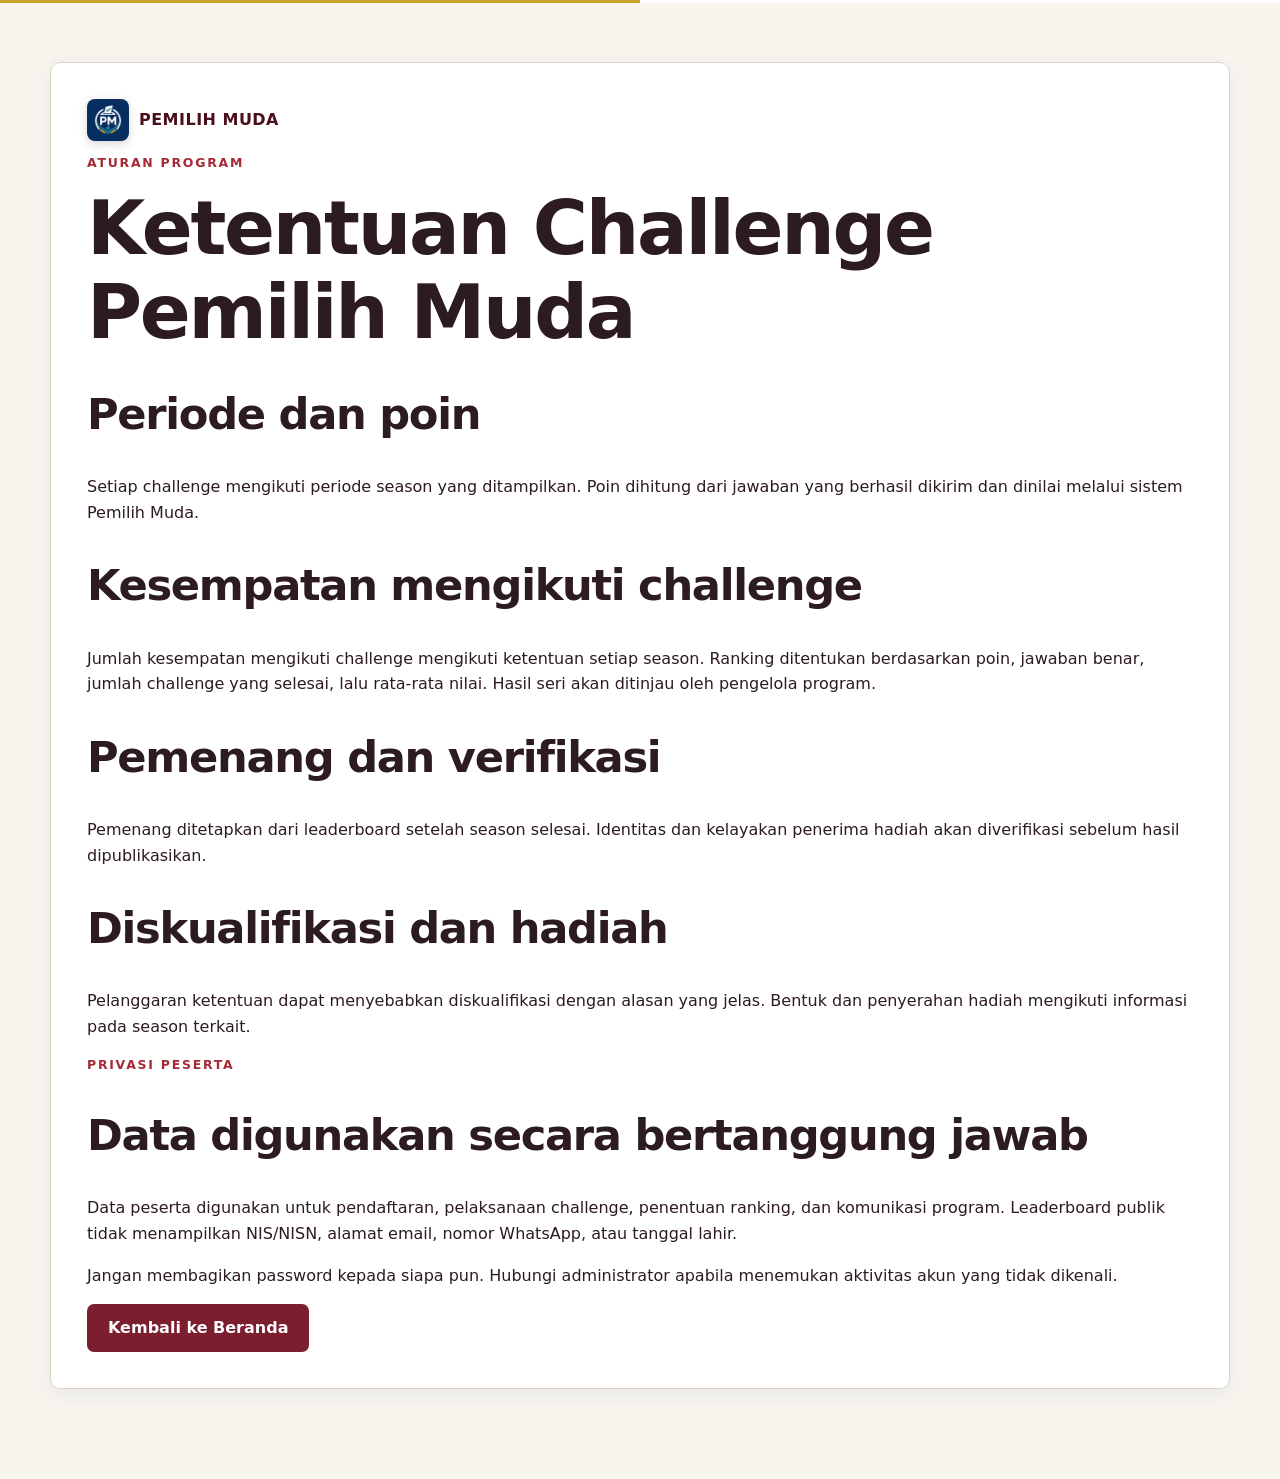
<file: rules.html>
<!doctype html>
<html lang="id">
<head>
  <meta charset="utf-8">
  <meta name="viewport" content="width=device-width,initial-scale=1,viewport-fit=cover">
  <meta name="theme-color" content="#7b1e2d">
  <meta name="description" content="Aturan program dan privasi peserta Pemilih Muda.">
  <title>Aturan Program dan Privasi — Pemilih Muda</title>
  <link rel="icon" href="icons/icon-192.png" type="image/png">
  <link rel="apple-touch-icon" href="icons/apple-touch-icon.png">
  <link rel="manifest" href="manifest.webmanifest">
  <link rel="stylesheet" href="css/variables.css">
  <link rel="stylesheet" href="css/base.css">
  <link rel="stylesheet" href="css/components.css">
  <link rel="stylesheet" href="css/student.css">
</head>
<body data-page="rules">
  <main class="container dashboard-main">
    <article class="profile-summary">
      <a class="brand" href="./"><span class="brand-mark">PM</span><span>PEMILIH MUDA</span></a>
      <p class="eyebrow">ATURAN PROGRAM</p>
      <h1>Ketentuan Challenge Pemilih Muda</h1>
      <h2>Periode dan poin</h2>
      <p>Setiap challenge mengikuti periode season yang ditampilkan. Poin dihitung dari jawaban yang berhasil dikirim dan dinilai melalui sistem Pemilih Muda.</p>
      <h2>Kesempatan mengikuti challenge</h2>
      <p>Jumlah kesempatan mengikuti challenge mengikuti ketentuan setiap season. Ranking ditentukan berdasarkan poin, jawaban benar, jumlah challenge yang selesai, lalu rata-rata nilai. Hasil seri akan ditinjau oleh pengelola program.</p>
      <h2>Pemenang dan verifikasi</h2>
      <p>Pemenang ditetapkan dari leaderboard setelah season selesai. Identitas dan kelayakan penerima hadiah akan diverifikasi sebelum hasil dipublikasikan.</p>
      <h2>Diskualifikasi dan hadiah</h2>
      <p>Pelanggaran ketentuan dapat menyebabkan diskualifikasi dengan alasan yang jelas. Bentuk dan penyerahan hadiah mengikuti informasi pada season terkait.</p>
      <section id="privacy" tabindex="-1">
        <p class="eyebrow">PRIVASI PESERTA</p>
        <h2>Data digunakan secara bertanggung jawab</h2>
        <p>Data peserta digunakan untuk pendaftaran, pelaksanaan challenge, penentuan ranking, dan komunikasi program. Leaderboard publik tidak menampilkan NIS/NISN, alamat email, nomor WhatsApp, atau tanggal lahir.</p>
        <p>Jangan membagikan password kepada siapa pun. Hubungi administrator apabila menemukan aktivitas akun yang tidak dikenali.</p>
      </section>
      <a class="button button-primary" href="./">Kembali ke Beranda</a>
    </article>
  </main>
  <script src="js/config.js?v=1.0.0"></script>
  <script src="js/install.js?v=1.0.0"></script>
</body>
</html>
</file>
<file: css/variables.css>
:root{--primary:#7b1e2d;--primary-dark:#4a0f1a;--primary-light:#f7e9ec;--secondary:#a52a36;--accent:#c9a227;--national:#c9a227;--success:#26734d;--warning:#9a5a12;--danger:#a51f2d;--background:#f8f5ef;--surface:#fff;--surface-muted:#f2ece3;--text-primary:#2c1b20;--text-secondary:#6e5d61;--border:#dfd3c7;--radius:10px;--radius-sm:7px;--shadow:0 14px 34px rgba(74,15,26,.11);--max-width:1180px;--font:"Segoe UI",Inter,ui-sans-serif,system-ui,-apple-system,sans-serif}
html .brand-mark,html .admin-gate-mark{background:var(--primary) url('../icons/icon-192.png') center/cover no-repeat;color:transparent;font-size:0;overflow:hidden;box-shadow:0 3px 10px rgba(74,15,26,.18)}
</file>
<file: css/base.css>
*{box-sizing:border-box}html{scroll-behavior:smooth}body{margin:0;background:var(--background);color:var(--text-primary);font-family:var(--font);line-height:1.6}a{color:var(--primary);text-underline-offset:3px}button,input{font:inherit}img{max-width:100%}.container{width:min(calc(100% - 32px),var(--max-width));margin-inline:auto}.skip-link{position:fixed;top:-80px;left:16px;z-index:100;padding:12px;background:#fff}.skip-link:focus{top:16px}h1,h2{line-height:1.12;letter-spacing:-.03em}h1{font-size:clamp(2.35rem,7vw,4.7rem);margin:.5rem 0 1.25rem}h2{font-size:clamp(1.75rem,4vw,2.7rem)}:focus-visible{outline:3px solid var(--accent);outline-offset:3px}footer{background:var(--primary-dark);color:#fff;padding:28px 0}.footer-content{display:flex;justify-content:space-between;gap:16px;flex-wrap:wrap}
.public-service-accent,body:before{content:"";display:block;position:fixed;inset:0 0 auto;height:3px;background:linear-gradient(90deg,var(--national) 0 50%,#fff 50%);z-index:200;pointer-events:none}

html,body{max-width:100%;overflow-x:clip}button,input,select,textarea{font:inherit}button,a,input,select,textarea{touch-action:manipulation}dialog:focus-visible{outline:none}.footer-links{display:flex;gap:16px;flex-wrap:wrap}.footer-links a,footer a{color:#fff}.mobile-nav-cta{display:none}
</file>
<file: css/components.css>
.brand{display:inline-flex;align-items:center;gap:10px;color:var(--primary-dark);font-weight:850;text-decoration:none;letter-spacing:.03em}.brand-mark{display:grid;place-items:center;width:42px;height:42px;border-radius:8px;background:var(--primary);color:#fff}.button{min-height:46px;display:inline-flex;align-items:center;justify-content:center;gap:9px;padding:10px 20px;border:1px solid transparent;border-radius:7px;font-weight:750;text-decoration:none;cursor:pointer;transition:background .18s,transform .18s,box-shadow .18s}.button:hover{transform:translateY(-1px);box-shadow:0 5px 14px rgba(6,38,79,.12)}.button:disabled{cursor:wait;opacity:.68}.button-primary{background:var(--primary);color:#fff}.button-primary:hover{background:var(--primary-dark)}.button-secondary,.button-ghost{border-color:var(--primary);color:var(--primary);background:transparent}.button-block{width:100%}.eyebrow{font-size:.78rem;letter-spacing:.14em;font-weight:850;color:var(--secondary)}.status-badge{display:inline-flex;padding:6px 11px;border-radius:99px;background:#e6f4ed;color:var(--success);font-size:.78rem;font-weight:800}.placeholder{min-height:100vh;display:grid;align-content:center;justify-items:start;max-width:720px}.placeholder h1{font-size:clamp(2rem,7vw,3.6rem)}.form-stack{display:grid;gap:18px}.form-stack label{display:grid;gap:7px;font-weight:700}.form-stack input{min-height:48px;border:1px solid var(--border);border-radius:var(--radius-sm);padding:10px 12px}.form-message{min-height:1.5em}.text-danger{color:var(--danger)}.text-success{color:var(--success)}.muted{color:var(--text-secondary)}.spinner{width:18px;height:18px;border:2px solid currentColor;border-right-color:transparent;border-radius:50%;animation:spin .7s linear infinite}.toast-region{position:fixed;z-index:1000;right:16px;bottom:calc(16px + env(safe-area-inset-bottom));display:grid;gap:10px;width:min(360px,calc(100% - 32px))}.toast{transform:translateY(16px);opacity:0;background:var(--text-primary);color:#fff;padding:13px 16px;border-radius:12px;box-shadow:var(--shadow);transition:.22s ease}.toast-visible{transform:none;opacity:1}.toast-success{background:var(--success)}.toast-error{background:var(--danger)}@keyframes spin{to{transform:rotate(360deg)}}
.pwa-install-card{display:flex;align-items:center;justify-content:space-between;gap:1rem;margin:1rem 0;padding:1rem;border:1px solid var(--color-border,#d7e0ea);border-radius:14px;background:#fff}.pwa-install-card p{margin:.25rem 0}.pwa-install-actions{display:flex;gap:.5rem;flex-wrap:wrap}.pwa-toast{position:fixed;z-index:100;right:max(1rem,env(safe-area-inset-right));bottom:max(1rem,env(safe-area-inset-bottom));max-width:min(420px,calc(100% - 2rem));padding:.85rem 1rem;border-radius:10px;background:#7b1e2d;color:#fff;box-shadow:0 12px 35px #0004}.pwa-toast button{margin-left:.75rem;border:1px solid #fff;border-radius:6px;background:#fff;color:#7b1e2d;padding:.35rem .55rem;font-weight:700}.ios-install-dialog{border:0;border-radius:16px;width:min(480px,calc(100% - 2rem));padding:1.5rem}.ios-install-dialog::backdrop{background:#071a2f99}.site-header,.dashboard-header,.admin-header{padding-top:max(var(--space-3,12px),env(safe-area-inset-top));padding-left:max(var(--space-4,16px),env(safe-area-inset-left));padding-right:max(var(--space-4,16px),env(safe-area-inset-right))}.bottom-nav{padding-bottom:max(.5rem,env(safe-area-inset-bottom))}@media(max-width:600px){.pwa-install-card{align-items:flex-start;flex-direction:column}}
</file>
<file: css/landing.css>
.institution-strip{background:var(--primary-dark);color:#dce8f5;font-size:.78rem}.institution-strip .container{min-height:34px;display:flex;align-items:center;justify-content:space-between;gap:16px}.institution-strip strong{color:#fff;letter-spacing:.06em}.site-header-wrap{background:#fff;border-bottom:1px solid var(--border);position:sticky;top:0;z-index:20;box-shadow:0 2px 10px rgba(6,38,79,.05)}.site-header{min-height:88px;display:flex;align-items:center;gap:30px}.site-header .brand{gap:12px}.site-header .brand-mark{width:48px;height:48px;border-radius:8px;border-bottom:4px solid var(--national)}.brand-copy{display:grid;line-height:1.2}.brand-copy small{margin-top:4px;color:var(--text-secondary);font-size:.7rem;font-weight:600;letter-spacing:.04em}.primary-nav{display:flex;gap:4px;margin-left:auto}.primary-nav a{padding:12px 14px;border-radius:6px;text-decoration:none;color:var(--text-primary);font-size:.9rem;font-weight:700}.primary-nav a:hover{background:var(--primary-light);color:var(--primary)}.nav-toggle{display:none}.hero-shell{background:linear-gradient(105deg,#f7fafc 0%,#eef4f9 64%,#e4edf6 100%);border-bottom:1px solid var(--border);position:relative;overflow:hidden}.hero-shell:before{content:"";position:absolute;inset:0 auto 0 0;width:6px;background:linear-gradient(var(--national) 0 50%,#fff 50%)}.hero{min-height:620px;display:grid;grid-template-columns:1.15fr .85fr;gap:72px;align-items:center;padding-block:76px}.hero-kicker{display:inline-flex;align-items:center;gap:9px;color:var(--primary);font-size:.76rem;font-weight:800;letter-spacing:.16em}.hero-kicker:before{content:"";width:30px;height:3px;background:var(--national)}.hero h1{max-width:760px;font-size:clamp(2.8rem,5.5vw,4.8rem);font-weight:780;letter-spacing:-.045em}.hero h1 span{color:var(--secondary)}.hero-copy,.section-copy{max-width:650px;color:var(--text-secondary);font-size:1.08rem}.hero-actions{display:flex;gap:12px;flex-wrap:wrap;margin:28px 0}.neutrality{display:flex;align-items:center;gap:10px;font-size:.82rem;color:var(--text-secondary);font-weight:700}.neutrality:before{content:"✓";display:grid;place-items:center;width:23px;height:23px;border-radius:50%;background:#ddf1e7;color:var(--success)}.service-panel{background:#fff;border:1px solid var(--border);border-top:5px solid var(--primary);box-shadow:var(--shadow)}.service-panel-head{padding:28px 30px 20px;border-bottom:1px solid var(--border)}.service-panel-head h2{margin:.8rem 0 .4rem;font-size:1.8rem}.service-panel-head p{margin:0;color:var(--text-secondary)}.service-features{list-style:none;padding:0;margin:0}.service-features li{display:grid;grid-template-columns:38px 1fr;gap:12px;padding:17px 30px;border-bottom:1px solid #e5ebf1}.service-features li:last-child{border:0}.service-features b{display:grid;place-items:center;width:32px;height:32px;border-radius:6px;background:var(--primary-light);color:var(--primary)}.service-features span{display:grid;font-weight:700}.service-features small{color:var(--text-secondary);font-weight:400}.trust-row{background:#fff;border-bottom:1px solid var(--border)}.trust-grid{display:grid;grid-template-columns:repeat(3,1fr)}.trust-item{padding:22px 24px;border-right:1px solid var(--border)}.trust-item:last-child{border:0}.trust-item strong{display:block;color:var(--primary);font-size:.8rem;letter-spacing:.08em}.trust-item span{color:var(--text-secondary);font-size:.88rem}.section{padding-block:86px}.section-heading{max-width:700px}.section-heading h2{margin:.4rem 0}.section-muted{background:#e8eef4;border-block:1px solid var(--border)}.steps{list-style:none;padding:0;margin:38px 0 0;display:grid;grid-template-columns:repeat(3,1fr);gap:14px}.steps li{position:relative;display:grid;gap:7px;min-height:130px;background:#fff;padding:24px;border:1px solid var(--border);border-radius:var(--radius)}.steps li:after{content:"";position:absolute;inset:0 0 auto;height:3px;background:var(--primary)}.steps b{color:var(--national);font-size:.78rem;letter-spacing:.12em}.steps span{font-size:1.05rem;font-weight:750}.public-season{padding:clamp(28px,6vw,52px);border-radius:var(--radius);border-left:7px solid var(--national);background:linear-gradient(125deg,var(--primary-dark),var(--primary));color:#fff;box-shadow:var(--shadow)}.public-season .eyebrow,.public-season .muted,.public-season .season-meta{color:#dceafa}.public-season h2{margin:.4rem 0}.pwa-install-card{border-left:5px solid var(--secondary)!important}.about-panel{display:grid;grid-template-columns:.7fr 1.3fr;gap:50px;align-items:start}.about-label{border-top:4px solid var(--national);padding-top:14px;color:var(--primary);font-weight:800}.footer-content strong{display:block}.footer-meta{color:#b8c9dc;font-size:.85rem}@media(max-width:760px){.institution-strip .container span:last-child{display:none}.site-header{flex-wrap:wrap;padding-block:12px;min-height:74px}.brand-copy small{display:none}.nav-toggle{display:block;margin-left:auto;min-height:44px;border:1px solid var(--border);border-radius:6px;background:#fff;padding:8px 14px}.primary-nav{display:none;order:4;width:100%;flex-direction:column;gap:2px;padding-bottom:10px}.primary-nav[data-open="true"]{display:flex}.primary-nav a{padding:10px}.header-cta{display:none}.hero{grid-template-columns:1fr;min-height:auto;gap:32px;padding-block:50px}.hero h1{font-size:clamp(2.35rem,12vw,3.7rem)}.trust-grid{grid-template-columns:1fr}.trust-item{border-right:0;border-bottom:1px solid var(--border);padding:15px 16px}.steps{grid-template-columns:1fr}.section{padding-block:58px}.about-panel{grid-template-columns:1fr;gap:18px}}@media(min-width:761px) and (max-width:980px){.hero{gap:34px}.steps{grid-template-columns:repeat(2,1fr)}}
@media(max-width:760px){.site-header{gap:8px}.site-header .header-cta.mobile-login{display:inline-flex;order:2;margin-left:auto;min-height:44px;padding-inline:14px}.site-header .nav-toggle{order:3;margin-left:0}.site-header .primary-nav{order:4}}
</file>
<file: css/responsive.css>
@media(max-width:760px){.site-header{flex-wrap:wrap;padding-block:14px}.nav-toggle{display:block;margin-left:auto;min-height:44px;border:1px solid var(--border);border-radius:10px;background:#fff;padding:8px 14px}.primary-nav{display:none;order:4;width:100%;flex-direction:column;gap:4px}.primary-nav[data-open="true"]{display:flex}.primary-nav a{padding:10px 0}.header-cta{display:none}.hero{grid-template-columns:1fr;min-height:auto;gap:34px;padding-block:54px}.steps{grid-template-columns:1fr}.section{padding-block:60px}}@media(min-width:761px) and (max-width:980px){.hero{gap:32px}.steps{grid-template-columns:repeat(2,1fr)}}

@media(max-width:760px){.primary-nav{max-height:calc(100dvh - 108px);overflow-y:auto;padding:8px 0 14px}.primary-nav a{min-height:48px;display:flex;align-items:center;padding:10px 12px}.primary-nav .mobile-nav-cta{display:flex;border:1px solid var(--primary);border-radius:8px;justify-content:center}.primary-nav .mobile-nav-cta:last-child{background:var(--primary);color:#fff}.footer-content{align-items:flex-start;flex-direction:column}.footer-links{gap:12px}.auth-card,.profile-summary,.season-panel{min-width:0}.form-grid>*{min-width:0}}
</file>
<file: css/student.css>
.auth-layout{min-height:100vh;display:grid;place-items:center;padding:24px}.auth-card{width:min(100%,460px);background:var(--surface);border:1px solid var(--border);border-radius:24px;padding:clamp(24px,6vw,44px);box-shadow:var(--shadow)}.auth-card h1{font-size:2.3rem}.auth-card .brand{margin-bottom:38px}.auth-card-wide{width:min(100%,760px)}.form-grid{display:grid;grid-template-columns:1fr 1fr;gap:18px}.form-grid label,.school-picker{display:grid;gap:7px;font-weight:700}.form-grid input,.form-grid select{width:100%;min-height:48px;border:1px solid var(--border);border-radius:var(--radius-sm);padding:10px 12px;background:#fff}.field-wide{grid-column:1/-1}.school-picker{padding:16px;background:var(--background);border-radius:var(--radius-sm)}.school-picker small{font-weight:500;color:var(--text-secondary)}.dashboard-header{background:#fff;border-bottom:1px solid var(--border);padding-top:env(safe-area-inset-top);position:sticky;top:0;z-index:10}.dashboard-bar{min-height:76px;display:flex;align-items:center;justify-content:space-between;gap:16px}.dashboard-main{padding-block:42px 90px}.dashboard-title{font-size:clamp(2rem,7vw,3.6rem)}.skeleton-card,.season-panel,.profile-summary,.stat-card{background:#fff;border:1px solid var(--border);border-radius:var(--radius);box-shadow:0 5px 20px rgba(18,59,109,.07)}.skeleton-card{padding:28px;animation:pulse 1.2s ease-in-out infinite alternate}.stat-grid{display:grid;grid-template-columns:repeat(2,minmax(0,1fr));gap:16px;margin-block:28px}.stat-card{padding:22px;display:grid;gap:4px}.stat-card span{font-size:.8rem;font-weight:800;color:var(--text-secondary)}.stat-card strong{font-size:2rem;color:var(--primary)}.stat-card small{color:var(--text-secondary)}.season-panel,.profile-summary{padding:clamp(22px,5vw,36px);margin-top:20px}.season-theme{font-size:1.15rem;color:var(--secondary);font-weight:700}.season-meta{display:flex;flex-wrap:wrap;gap:10px 20px;color:var(--text-secondary)}.profile-summary dl{display:grid;grid-template-columns:repeat(2,minmax(0,1fr));gap:0 24px}.profile-summary dl div{padding:13px 0;border-bottom:1px solid var(--border)}.profile-summary dt{color:var(--text-secondary);font-size:.85rem}.profile-summary dd{margin:2px 0 0;font-weight:700;overflow-wrap:anywhere}@keyframes pulse{to{opacity:.55}}@media(max-width:600px){.form-grid,.profile-summary dl{grid-template-columns:1fr}.field-wide{grid-column:auto}.stat-grid{grid-template-columns:1fr 1fr}.dashboard-bar .brand span:last-child{display:none}}
.challenge-cta{margin-top:24px}.quiz-header{background:#fff;border-bottom:1px solid var(--border);padding-top:env(safe-area-inset-top)}.quiz-bar{min-height:72px;display:flex;align-items:center;justify-content:space-between}.quiz-timer{font-variant-numeric:tabular-nums;font-weight:850;padding:8px 12px;border-radius:10px;background:#eaf0f7;color:var(--primary)}.timer-warning{background:#fee4e2;color:var(--danger)}.quiz-main{width:min(calc(100% - 24px),760px);padding-block:28px 80px}.quiz-progress-row{display:flex;justify-content:space-between;gap:16px}.progress-track{height:10px;background:#dce4ed;border-radius:99px;overflow:hidden;margin:10px 0 24px}.progress-track span{display:block;height:100%;background:var(--secondary);transition:width .3s}.question-card,.result-card{background:#fff;border:1px solid var(--border);border-radius:24px;padding:clamp(22px,6vw,40px);box-shadow:var(--shadow)}.question-card h1{font-size:clamp(1.5rem,5vw,2.25rem);margin-bottom:26px}.answer-options{display:grid;gap:12px;margin-bottom:22px}.answer-option{min-height:58px;display:flex;align-items:center;gap:14px;padding:12px 15px;border:2px solid var(--border);border-radius:14px;cursor:pointer;font-weight:650}.answer-option:has(input:checked){border-color:var(--primary);background:#edf4fb}.answer-option input{position:absolute;opacity:0}.answer-marker{width:34px;height:34px;display:grid;place-items:center;flex:0 0 auto;border-radius:10px;background:#eaf0f7;color:var(--primary);font-weight:850}.answer-feedback{padding:16px;border-radius:14px;margin:18px 0}.answer-feedback p{margin:.45rem 0 0}.feedback-correct{background:#e6f4ed;color:var(--success)}.feedback-wrong{background:#fff0e5;color:var(--warning)}.feedback-accepted{background:#eaf0f7;color:var(--primary)}.result-card{text-align:center}.result-card h1{font-size:clamp(2rem,8vw,3.4rem)}.result-grid{display:grid;grid-template-columns:repeat(2,1fr);gap:12px;margin:26px 0}.result-grid div{display:grid;padding:18px;border-radius:14px;background:var(--background)}.result-grid strong{font-size:2rem;color:var(--primary)}.result-grid span{font-size:.85rem;color:var(--text-secondary)}.result-total{font-size:1.15rem}.result-total strong{font-size:1.5rem;color:var(--primary)}@media(max-width:430px){.quiz-main{width:min(calc(100% - 20px),760px);padding-top:18px}.question-card{padding:20px}.answer-option{min-height:60px}.quiz-bar .brand span:last-child{display:none}}

.quiz-heading,.quiz-navigation,.navigator-dialog-head,.review-actions{display:flex;align-items:center;justify-content:space-between;gap:12px}.quiz-heading .eyebrow{margin:0}.button-small{min-height:38px;padding:7px 12px;font-size:.78rem}.quiz-navigation{margin-top:24px}.quiz-navigation .button{flex:1}.review-card{background:#fff;border:1px solid var(--border);border-radius:24px;padding:clamp(22px,6vw,40px);box-shadow:var(--shadow)}.review-card h1{font-size:clamp(1.9rem,7vw,3rem)}.question-navigator{display:grid;grid-template-columns:repeat(5,minmax(42px,1fr));gap:10px}.review-navigator{margin:24px 0}.navigator-number{aspect-ratio:1;border:2px solid var(--border);border-radius:12px;background:#fff;color:var(--text);font-weight:850;cursor:pointer}.navigator-number.is-answered{border-color:var(--success);background:#e6f4ed;color:var(--success)}.navigator-number.is-unanswered{border-color:#d7dee8}.navigator-number.is-current{outline:3px solid rgba(18,59,109,.25);border-color:var(--primary)}.review-warning{padding:14px;border-radius:12px;background:#fff0e5;color:#8a4b08}.review-actions{align-items:stretch;flex-wrap:wrap}.review-actions .button{flex:1;min-width:180px}.navigator-dialog,.confirm-dialog{width:min(calc(100% - 28px),560px);border:0;border-radius:22px;padding:24px;box-shadow:var(--shadow)}.navigator-dialog::backdrop,.confirm-dialog::backdrop{background:rgba(4,22,43,.58)}.navigator-dialog .question-navigator{margin-top:22px}.result-grid{grid-template-columns:repeat(auto-fit,minmax(120px,1fr))}.result-explanations{text-align:left;margin:28px 0}.result-explanations article{padding:16px 0;border-top:1px solid var(--border)}.result-explanations p{margin:.5rem 0 0;color:var(--text-secondary)}@media(max-width:430px){.quiz-navigation{position:sticky;bottom:10px;background:#fff;padding-top:10px}.quiz-navigation .button{padding-inline:10px}.question-navigator{grid-template-columns:repeat(5,1fr);gap:8px}.review-actions{display:grid}.review-actions .button{width:100%;min-width:0}}

.stat-card-link{text-decoration:none;transition:transform .15s,border-color .15s}.stat-card-link:hover{transform:translateY(-2px);border-color:var(--primary)}.leaderboard-main{width:min(calc(100% - 24px),980px);padding-block:38px 90px}.leaderboard-heading{display:flex;align-items:end;justify-content:space-between;gap:20px;margin-bottom:24px}.leaderboard-heading h1{font-size:clamp(2.1rem,7vw,3.8rem);margin:0}.season-filter{display:grid;gap:6px;font-size:.78rem;font-weight:800;color:var(--text-secondary)}.season-filter select{min-height:44px;min-width:190px;border:1px solid var(--border);border-radius:10px;background:#fff;padding:8px 12px}.my-rank-card{position:sticky;top:88px;z-index:5;display:grid;grid-template-columns:1fr auto auto;align-items:center;gap:10px 24px;background:var(--primary);color:#fff;border-radius:18px;padding:18px 22px;margin-bottom:20px;box-shadow:var(--shadow)}.my-rank-card span,.my-rank-card small{grid-column:1}.my-rank-card strong{grid-row:1/3;grid-column:2;font-size:2.2rem}.my-rank-card b{grid-row:1/3;grid-column:3}.leaderboard-tabs{display:flex;gap:10px;margin-bottom:20px}.podium{display:grid;grid-template-columns:repeat(3,1fr);gap:14px;align-items:end;margin:26px 0}.podium-card,.ranking-row{background:#fff;border:1px solid var(--border);border-radius:18px;box-shadow:0 5px 20px rgba(18,59,109,.07)}.podium-card{min-height:190px;display:grid;align-content:center;text-align:center;gap:12px;padding:22px}.podium-card div{display:grid;gap:5px}.podium-card .ranking-number{font-size:1.2rem}.podium-card b{color:var(--primary)}.podium-1{min-height:230px;border-color:#e7b928}.ranking-list{display:grid;gap:10px}.ranking-row{display:grid;grid-template-columns:64px 1fr auto;align-items:center;gap:14px;padding:16px 20px}.ranking-row div{display:grid}.ranking-row small{color:var(--text-secondary)}.ranking-row b{color:var(--primary)}.leaderboard-empty{text-align:center;background:#fff;border:1px solid var(--border);border-radius:20px;padding:44px 24px}.leaderboard-empty h2{margin-bottom:8px}@media(max-width:650px){.leaderboard-heading{align-items:stretch;display:grid}.season-filter select{width:100%}.my-rank-card{top:78px;grid-template-columns:1fr auto}.my-rank-card strong{grid-row:1/3;grid-column:2}.my-rank-card b{grid-row:auto;grid-column:1}.podium{display:grid;grid-template-columns:1fr}.podium-card,.podium-1{min-height:0;text-align:left;grid-template-columns:72px 1fr auto;align-items:center}.podium-card div{display:grid}.ranking-row{grid-template-columns:48px 1fr}.ranking-row b{grid-column:2}.leaderboard-tabs .button{flex:1}}
.auth-layout{background:linear-gradient(120deg,#e7eef6,#f7f9fb);position:relative}.auth-layout:before{content:"PORTAL EDUKASI PUBLIK";position:fixed;inset:3px 0 auto;padding:8px max(16px,calc((100% - 1180px)/2));background:var(--primary-dark);color:#fff;font-size:.72rem;font-weight:800;letter-spacing:.12em}.auth-card{border-top:5px solid var(--primary);border-radius:var(--radius)}.auth-card .brand-mark,.dashboard-header .brand-mark,.quiz-header .brand-mark{border-bottom:3px solid var(--national)}.dashboard-header,.quiz-header{box-shadow:0 2px 10px rgba(6,38,79,.06)}.skeleton-card,.season-panel,.profile-summary,.stat-card,.question-card,.result-card,.review-card,.podium-card,.ranking-row{border-radius:var(--radius)}.stat-card{border-top:3px solid var(--primary)}.question-card,.review-card{border-top:5px solid var(--primary)}.answer-option{border-radius:8px}.my-rank-card{border-radius:var(--radius);border-left:5px solid var(--national)}
.mobile-bottom-nav{display:none}.mobile-bottom-nav[hidden]{display:none!important}@media(max-width:767px){body.has-mobile-bottom-nav .dashboard-main,body.has-mobile-bottom-nav .leaderboard-main,body.has-mobile-bottom-nav .quiz-main{padding-bottom:calc(96px + env(safe-area-inset-bottom))}.mobile-bottom-nav{position:fixed;z-index:80;inset:auto 0 0;display:grid;grid-template-columns:repeat(4,1fr);min-height:68px;padding:5px max(8px,env(safe-area-inset-right)) max(6px,env(safe-area-inset-bottom)) max(8px,env(safe-area-inset-left));border-top:1px solid var(--border);background:rgba(255,255,255,.97);box-shadow:0 -7px 22px rgba(6,38,79,.1);backdrop-filter:blur(14px)}.mobile-bottom-nav__item{position:relative;min-width:44px;min-height:56px;display:flex;flex-direction:column;align-items:center;justify-content:center;gap:2px;border-radius:8px;color:var(--text-secondary);font-size:.67rem;font-weight:700;line-height:1.2;text-decoration:none}.mobile-bottom-nav__item svg{width:23px;height:23px}.mobile-bottom-nav__item.is-active{background:var(--primary-light);color:var(--primary)}.mobile-bottom-nav__item.is-active:before{content:"";position:absolute;inset:-5px 24% auto;height:3px;border-radius:0 0 4px 4px;background:var(--national)}}@media(max-width:767px) and (orientation:landscape){.mobile-bottom-nav{min-height:56px;padding-top:2px}.mobile-bottom-nav__item{min-height:48px}.mobile-bottom-nav__item svg{width:20px;height:20px}}
.password-control{position:relative;display:block}.form-stack .password-control input{width:100%;padding-right:52px}.password-toggle{position:absolute;inset:50% 5px auto auto;transform:translateY(-50%);width:44px;height:44px;display:grid;place-items:center;border:0;border-radius:7px;background:transparent;color:var(--text-secondary);cursor:pointer}.password-toggle:hover{background:var(--primary-light);color:var(--primary)}.password-toggle:focus-visible{outline:3px solid var(--accent);outline-offset:1px}.password-toggle svg{width:22px;height:22px;fill:none;stroke:currentColor;stroke-width:1.8;stroke-linecap:round;stroke-linejoin:round}.password-toggle svg[hidden]{display:none}
</file>
<file: css/materials.css>
.materials-header{position:sticky;top:0;z-index:10;background:#fff;border-top:4px solid var(--accent);border-bottom:1px solid var(--border);box-shadow:0 3px 14px rgba(74,15,26,.06)}.materials-bar{min-height:76px;display:flex;align-items:center;justify-content:space-between}.materials-hero{padding:76px 0;background:linear-gradient(125deg,var(--primary-dark),var(--primary));color:#fff;border-bottom:6px solid var(--accent)}.materials-hero .eyebrow{color:#ead889}.materials-hero h1{max-width:850px;margin:.55rem 0 1rem;font-size:clamp(2.4rem,6vw,4.5rem)}.materials-hero p:last-child{max-width:730px;color:#f4e9eb;font-size:1.08rem}.materials-main{padding-block:42px 80px}.materials-notice{display:grid;grid-template-columns:180px 1fr;gap:18px;margin-bottom:28px;padding:18px 22px;border-left:5px solid var(--accent);background:#fff;border-block:1px solid var(--border)}.materials-notice strong{color:var(--primary)}.materials-notice p{margin:0;color:var(--text-secondary)}.materials-grid{display:grid;grid-template-columns:repeat(3,minmax(0,1fr));gap:16px}.material-card{position:relative;padding:25px 23px;background:#fff;border:1px solid var(--border);border-top:4px solid var(--primary);border-radius:var(--radius);box-shadow:0 6px 18px rgba(74,15,26,.05)}.material-card:nth-child(2n){border-top-color:var(--accent)}.material-card h2{margin:.45rem 0 .8rem;font-size:1.4rem}.material-card>p:not(.eyebrow){color:var(--text-secondary)}.material-card ul{padding-left:20px;margin-bottom:0}.material-card li{margin:.45rem 0}.material-number{position:absolute;right:18px;top:17px;color:#d9c8bb;font-size:1.5rem;font-weight:850}.api-materials-title{grid-column:1/-1;margin:20px 0 0}.materials-empty{grid-column:1/-1;display:none}.materials-cta{margin-top:34px;padding:34px;border-radius:var(--radius);background:#efe6d5;border-left:6px solid var(--accent)}.materials-cta h2{margin:.2rem 0}.materials-cta p{color:var(--text-secondary)}@media(max-width:900px){.materials-grid{grid-template-columns:repeat(2,1fr)}}@media(max-width:620px){.materials-hero{padding:50px 0}.materials-grid{grid-template-columns:1fr}.materials-notice{grid-template-columns:1fr;gap:3px}.materials-main{padding-top:24px}.material-card{padding:22px 19px}}
</file>
